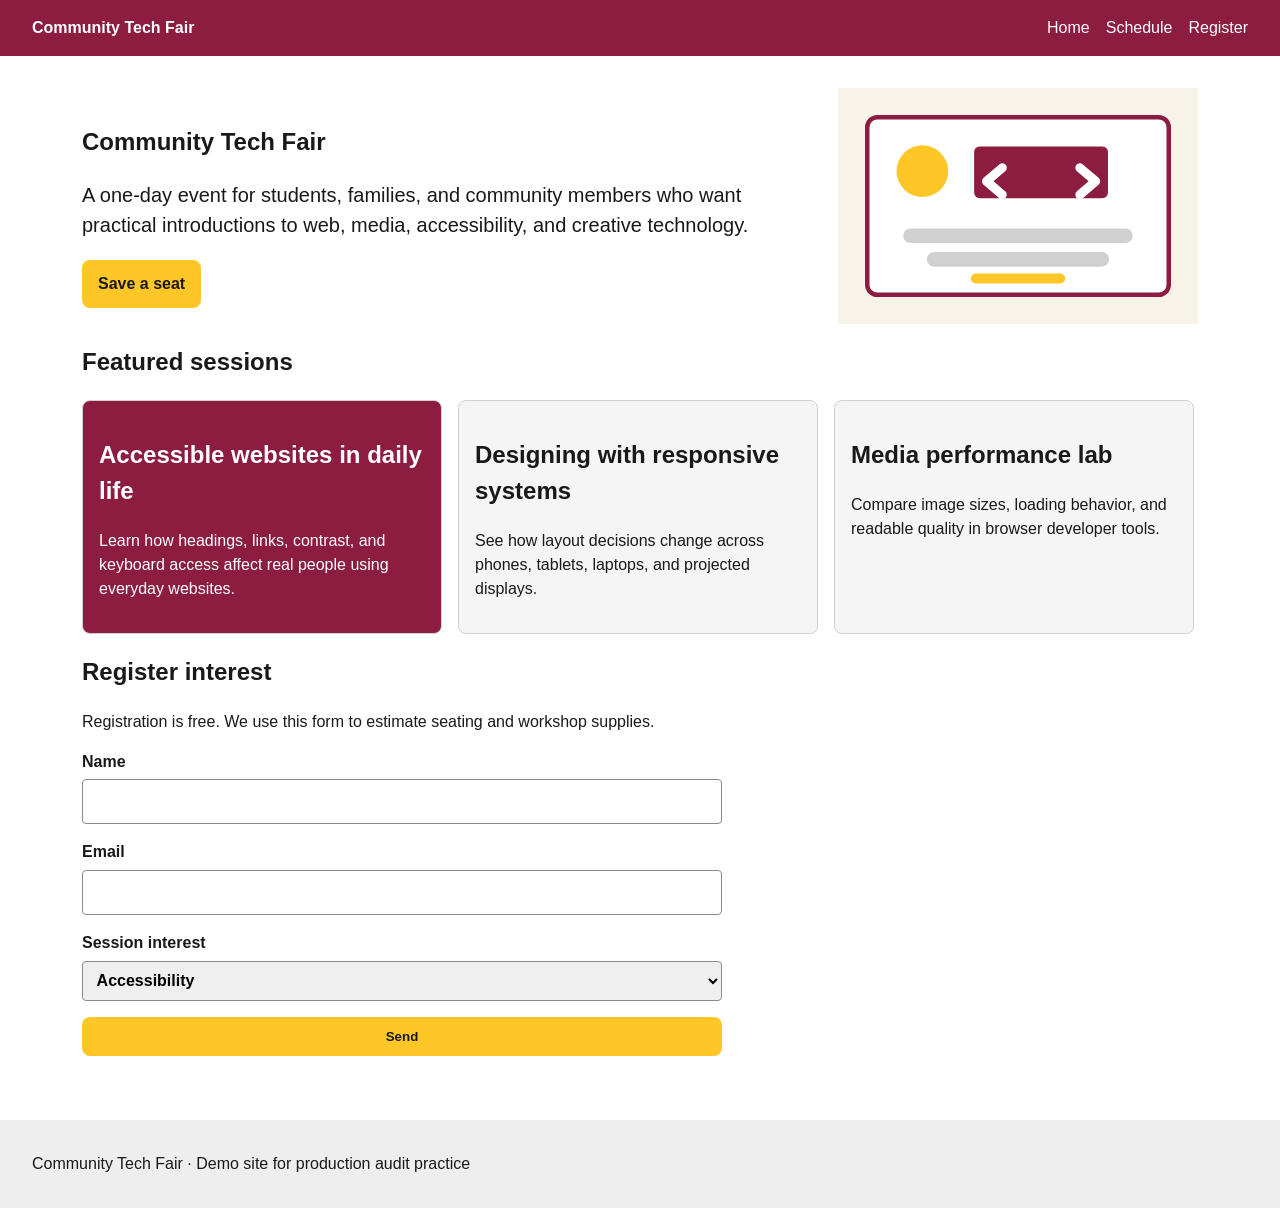
<file: index.html>
<!doctype html>
<html>
<head>
  <meta charset="utf-8">
  <title>Community Tech Fair</title>
  <link rel="stylesheet" href="styles.css">
</head>
<body>
  <header class="site-header">
    <div class="brand">Community Tech Fair</div>
    <nav>
      <a href="index.html">Home</a>
      <a href="schedule.html">Schedule</a>
      <a href="#registration">Register</a>
    </nav>
  </header>

  <main class="page">
    <section class="hero">
      <div>
        <h1>Community Tech Fair</h1>
        <p class="lede">A one-day event for students, families, and community members who want practical introductions to web, media, accessibility, and creative technology.</p>
        <a class="button" href="#registration">Save a seat</a>
      </div>
      <img src="images/fair-poster.svg" alt="poster">
    </section>

    <section>
      <h2>Featured sessions</h2>
      <div class="cards">
        <article class="card featured">
          <h2>Accessible websites in daily life</h2>
          <p>Learn how headings, links, contrast, and keyboard access affect real people using everyday websites.</p>
        </article>
        <article class="card">
          <h2>Designing with responsive systems</h2>
          <p>See how layout decisions change across phones, tablets, laptops, and projected displays.</p>
        </article>
        <article class="card">
          <h2>Media performance lab</h2>
          <p>Compare image sizes, loading behavior, and readable quality in browser developer tools.</p>
        </article>
      </div>
    </section>

    <section id="registration" class="registration">
      <h2>Register interest</h2>
      <p>Registration is free. We use this form to estimate seating and workshop supplies.</p>
      <form>
        <label>Name <input type="text" name="name" required></label>
        <label>Email <input type="email" name="email" required></label>
        <label>Session interest
          <select name="session">
            <option>Accessibility</option>
            <option>Responsive design</option>
            <option>Media performance</option>
          </select>
        </label>
        <button>Send</button>
      </form>
    </section>
  </main>

  <footer>
    <p>Community Tech Fair · Demo site for production audit practice</p>
  </footer>
</body>
</html>
</file>
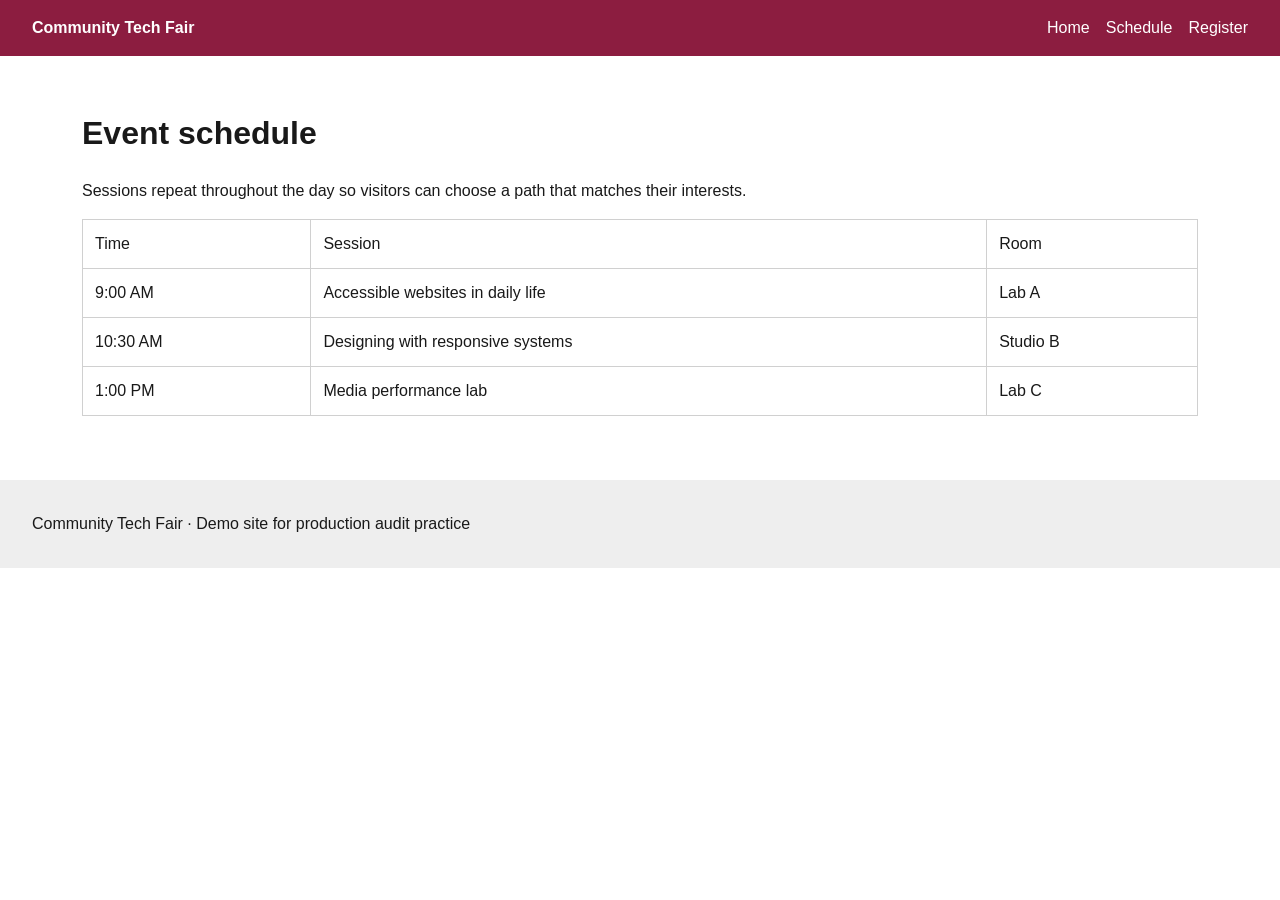
<file: schedule.html>
<!doctype html>
<html lang="en">
<head>
  <meta charset="utf-8">
  <meta name="viewport" content="width=device-width, initial-scale=1">
  <title>Schedule</title>
  <meta name="description" content="Schedule for the Community Tech Fair.">
  <link rel="stylesheet" href="styles.css">
</head>
<body>
  <header class="site-header">
    <div class="brand">Community Tech Fair</div>
    <nav>
      <a href="index.html">Home</a>
      <a href="schedule.html">Schedule</a>
      <a href="registration.html">Register</a>
    </nav>
  </header>

  <main class="page">
    <h1>Event schedule</h1>
    <p>Sessions repeat throughout the day so visitors can choose a path that matches their interests.</p>

    <table>
      <tr>
        <td>Time</td>
        <td>Session</td>
        <td>Room</td>
      </tr>
      <tr>
        <td>9:00 AM</td>
        <td>Accessible websites in daily life</td>
        <td>Lab A</td>
      </tr>
      <tr>
        <td>10:30 AM</td>
        <td>Designing with responsive systems</td>
        <td>Studio B</td>
      </tr>
      <tr>
        <td>1:00 PM</td>
        <td>Media performance lab</td>
        <td>Lab C</td>
      </tr>
    </table>
  </main>

  <footer>
    <p>Community Tech Fair · Demo site for production audit practice</p>
  </footer>
</body>
</html>
</file>
<file: styles.css>
:root {
  --maroon: #8c1d40;
  --gold: #ffc627;
  --ink: #191919;
  --paper: #ffffff;
  --muted: #f5f5f5;
}

* {
  box-sizing: border-box;
}

body {
  margin: 0;
  font-family: Arial, Helvetica, sans-serif;
  color: var(--ink);
  background: var(--paper);
  line-height: 1.5;
}

a {
  color: var(--maroon);
}

a:focus {
  outline: 2px solid;
  outline-offset: 2px;
}

.site-header {
  display: flex;
  justify-content: space-between;
  align-items: center;
  padding: 1rem 2rem;
  background: var(--maroon);
  color: white;
}

.brand {
  font-weight: 700;
}

nav {
  display: flex;
  gap: 1rem;
}

nav a {
  color: white;
  text-decoration: none;
}

.page {
  width: 1180px;
  margin: 0 auto;
  padding: 2rem;
}

.hero {
  display: grid;
  grid-template-columns: 1fr 360px;
  gap: 2rem;
  align-items: center;
}

.hero img {
  width: 100%;
  height: auto;
}

.lede {
  font-size: 1.25rem;
}

.button,
button {
  display: inline-block;
  border: 0;
  border-radius: .5rem;
  padding: .75rem 1rem;
  background: var(--gold);
  color: var(--ink);
  font-weight: 700;
  text-decoration: none;
}

.cards {
  display: grid;
  grid-template-columns: 360px 360px 360px;
  gap: 1rem;
}

.card {
  padding: 1rem;
  border: 1px solid #d0d0d0;
  border-radius: .5rem;
  background: var(--muted);
}

main .cards article.featured {
  background: var(--maroon);
  color: white;
}

form {
  display: grid;
  gap: 1rem;
  max-width: 40rem;
}

label {
  display: grid;
  gap: .35rem;
  font-weight: 700;
}

input,
select {
  font: inherit;
  padding: .6rem;
  border: 1px solid #8a8a8a;
  border-radius: .25rem;
}

table {
  width: 100%;
  border-collapse: collapse;
}

td {
  padding: .75rem;
  border: 1px solid #d0d0d0;
}

footer {
  margin-top: 2rem;
  padding: 1rem 2rem;
  background: #eeeeee;
}

@media (max-width: 900px) {
  .hero {
    grid-template-columns: 1fr;
  }
}
</file>
